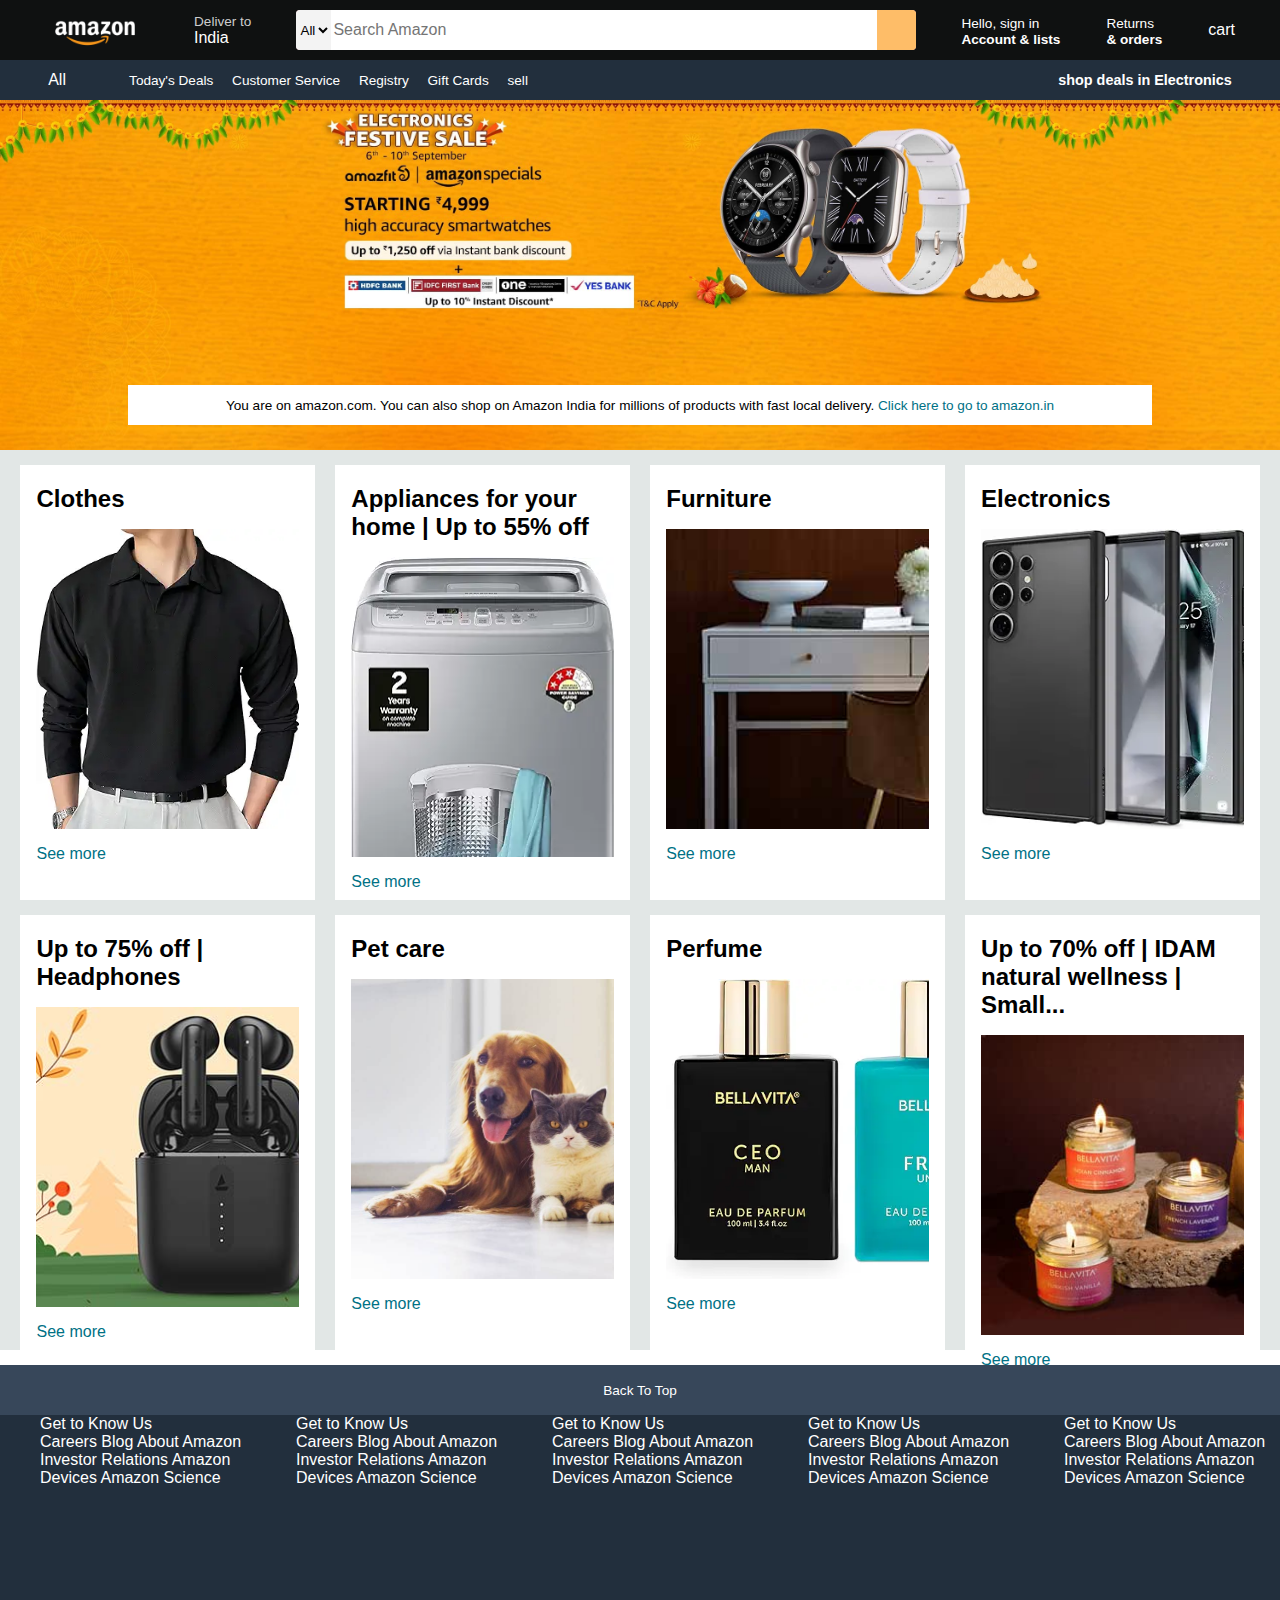
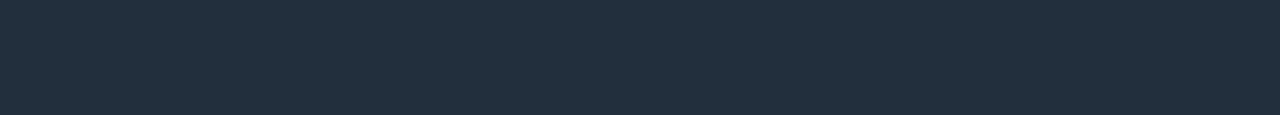
<file: Amazon/Amazon.html>
<!DOCTYPE html>
<html lang="en">
  <head>
    <meta charset="UTF-8">
    <meta name="viewport" content="width=device-width, initial-scale=1.0">
    <meta http-equiv="X-UA-Compatible" content="ie=edge">
    <title>amazon</title>
    <link rel="stylesheet" href="https://cdnjs.cloudflare.com/ajax/libs/font-awesome/6.4.2/css/all.min.css" integrity="sha512-z3gLpd7yknf1YoNbCzqRKc4qyor8gaKU1qmn+CShxbuBusANI9QpRohGBreCFkKxLhei6S9CQXFEbbKuqLg0DA==" crossorigin="anonymous" referrerpolicy="no-referrer" />
    <link rel="stylesheet" href="style.css">
  </head>
  <body>
   <header>
    <div class="navbar">
    <div class="nav-logo border">
      <div class="logo"></div>
    </div>

    <div class="nav-address border">
      <p class="add-first">Deliver to</p>
      <div class="add-icon">
        <i class="fa-solid fa-location-dot"></i>
        <p class="add-second">India</p>
      </div>
    </div>
    
    <div class="nav-search">
      <select class="search-select">
        <option>All</option>
      </select>
      <input placeholder="Search Amazon" class="search-input">
      <div class="search-icon">
          <i class="fa-solid fa-magnifying-glass"></i>
         </div>
       </div>
     
     <div class="nav-signin border">
      <p><span>Hello, sign in</span></p>
      <p class="nav-second">Account & lists</p>
     </div>

     <div class="nav-return border">
      <p><span>Returns</span></p>
      <p class="nav-second">& orders</p>
     </div>

     <div class="nav-car border">
      <i class="fa-solid fa-cart-shopping"></i>
      cart
     </div>

     </div>

     <div class="panel">
      <div class="panell-all">
        <i class="fa-solid fa-bars"></i>
        All
      </div>
      <div class="panel-ops">
       <p>Today's Deals</p>
       <p>Customer Service</p>
       <p>Registry</p>
       <p>Gift Cards</p>
       <p>sell</p>
      </div>
      <div class="panel-deals">
        shop deals in Electronics
      </div>
     </div>
     </header>
     <div class="hero-section">
      <div class="hero-msg">
        <p> You are on amazon.com. You can also shop on Amazon India for millions of products with fast local delivery.<a> Click here to go to amazon.in</a></p>
      </div>
     </div>

    <div class="shop-section">
      <div class="box1 box">
        <div class="box-content">
        <h2>Clothes</h2>
        <div class="box-img" style="background-image: url('clothes2.webp');"></div>
        <p>See more</p>
      </div>
      </div>
      <div class="box">
        <div class="box-content">
          <h2>Appliances for your home | Up to 55% off</h2>
          <div class="box-img" style="background-image: url('home2.webp');"></div>
          <p>See more</p>
        </div>
      </div>
      <div class= "box">
        <div class="box-content">
          <h2>Furniture</h2>
          <div class="box-img" style="background-image: url('box3_image.jpg');"></div>
          <p>See more</p>
        </div>
      </div>
      <div class="box">
        <div class="box-content">
          <h2>Electronics</h2>
          <div class="box-img" style="background-image: url('samsung.webp');"></div>
          <p>See more</p>
        </div> 
      </div>
      <div class="box">
        <div class="box-content">
        <h2>Up to 75% off | Headphones</h2>
        <div class="box-img" style="background-image: url('headphone.jpg')"></div>
        <p>See more</p>
      </div>
      </div>
      <div class="box">
        <div class="box-content">
          <h2>Pet care</h2>
          <div class="box-img" style="background-image: url('box6_image.jpg');"></div>
          <p>See more</p>
        </div>
      </div>
      <div class="box">
        <div class="box-content">
          <h2>Perfume</h2>
          <div class="box-img" style="background-image: url('perfume25.webp');"></div>
          <p>See more</p>
        </div>
      </div>
      <div class="box">
        <div class="box-content">
          <h2>Up to 70% off | IDAM natural wellness | Small...</h2>
          <div class="box-img" style="background-image: url('light.jpg');"></div>
          <p>See more</p>
        </div> 
      </div>
     </div>

    <footer>
      <div class="foot-panel1">
        Back To Top
      </div>
      <div class="foot-panel2">
        <ul>
          <p>Get to Know Us</p>
          <a>Careers</a>
          <a>Blog</a>
          <a>About Amazon</a>
          <a>Investor Relations</a>
          <a>Amazon Devices</a>
          <a>Amazon Science</a>
        </ul>
        <ul>
          <p>Get to Know Us</p>
          <a>Careers</a>
          <a>Blog</a>
          <a>About Amazon</a>
          <a>Investor Relations</a>
          <a>Amazon Devices</a>
          <a>Amazon Science</a>
        </ul>
        <ul>
          <p>Get to Know Us</p>
          <a>Careers</a>
          <a>Blog</a>
          <a>About Amazon</a>
          <a>Investor Relations</a>
          <a>Amazon Devices</a>
          <a>Amazon Science</a>
        </ul>
        <ul>
          <p>Get to Know Us</p>
          <a>Careers</a>
          <a>Blog</a>
          <a>About Amazon</a>
          <a>Investor Relations</a>
          <a>Amazon Devices</a>
          <a>Amazon Science</a>
        </ul>
        <ul>
          <p>Get to Know Us</p>
          <a>Careers</a>
          <a>Blog</a>
          <a>About Amazon</a>
          <a>Investor Relations</a>
          <a>Amazon Devices</a>
          <a>Amazon Science</a>
        </ul>
      </div>
    </footer>
  </body>
  </html>
</file>
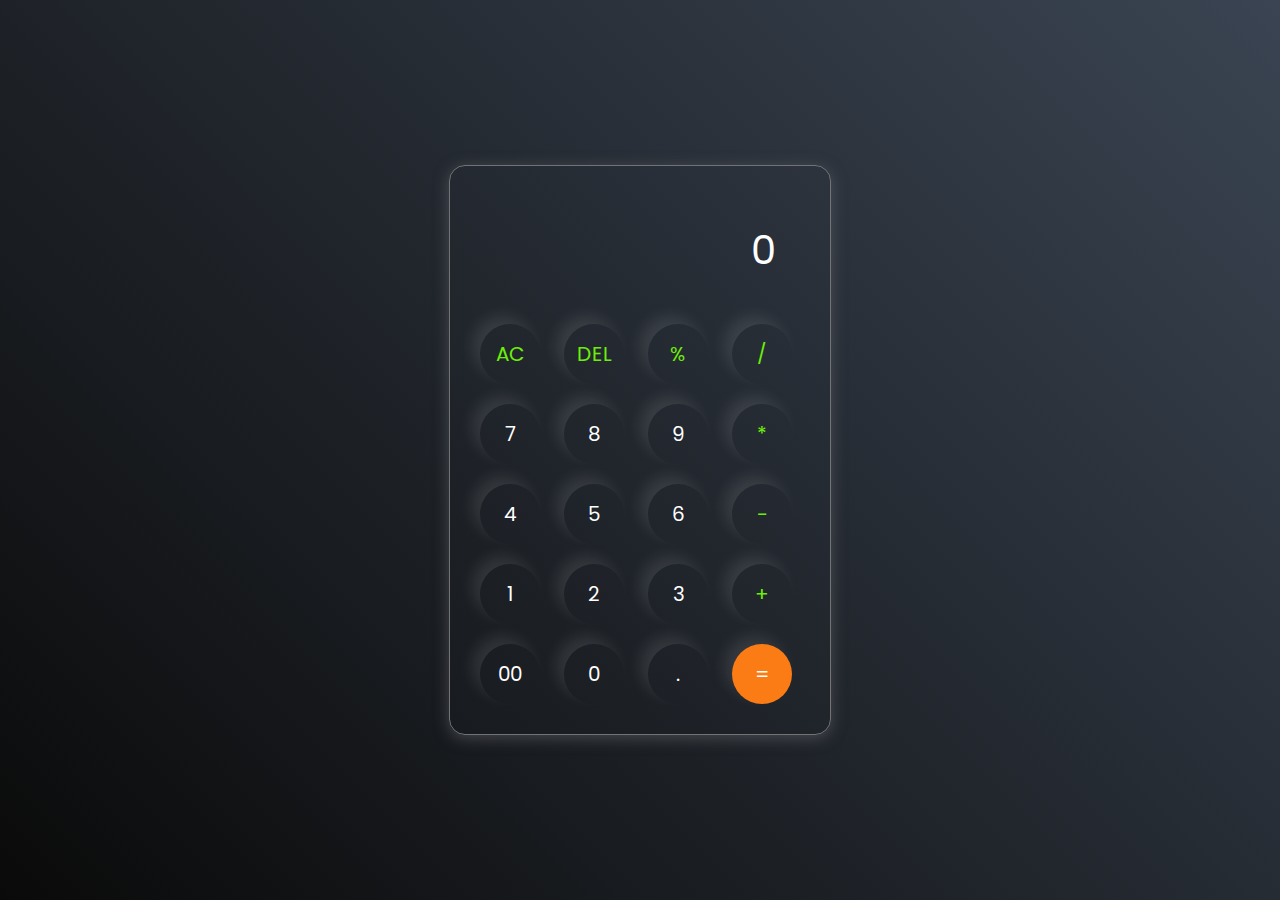
<file: calculator/calculator.html>
<!DOCTYPE html>
<html lang="en">
  <head>
    <meta charset="UTF-8" />
    <meta http-equiv="X-UA-Compatible" content="IE=edge" />
    <meta name="viewport" content="width=device-width, initial-scale=1.0" />
    <link rel="stylesheet" href="style.css" />
    <title>Calculator - By Code Uday</title>
  </head>
  <body>
    <div class="container">
      <div class="calculator">
        <input type="text" id="inputBox" placeholder="0" />
        <div>
          <button class="button operator">AC</button>
          <button class="button operator">DEL</button>
          <button class="button operator">%</button>
          <button class="button operator">/</button>
        </div>
        <div>
          <button class="button">7</button>
          <button class="button">8</button>
          <button class="button">9</button>
          <button class="button operator">*</button>
        </div>
        <div>
          <button class="button">4</button>
          <button class="button">5</button>
          <button class="button">6</button>
          <button class="button operator">-</button>
        </div>
        <div>
          <button class="button">1</button>
          <button class="button">2</button>
          <button class="button">3</button>
          <button class="button operator">+</button>
        </div>

        <div>
          <button class="button">00</button>
          <button class="button">0</button>
          <button class="button">.</button>
          <button class="button equalBtn">=</button>
        </div>
      </div>
    </div>

    <script src="script.js"></script>
  </body>
</html>
</file>
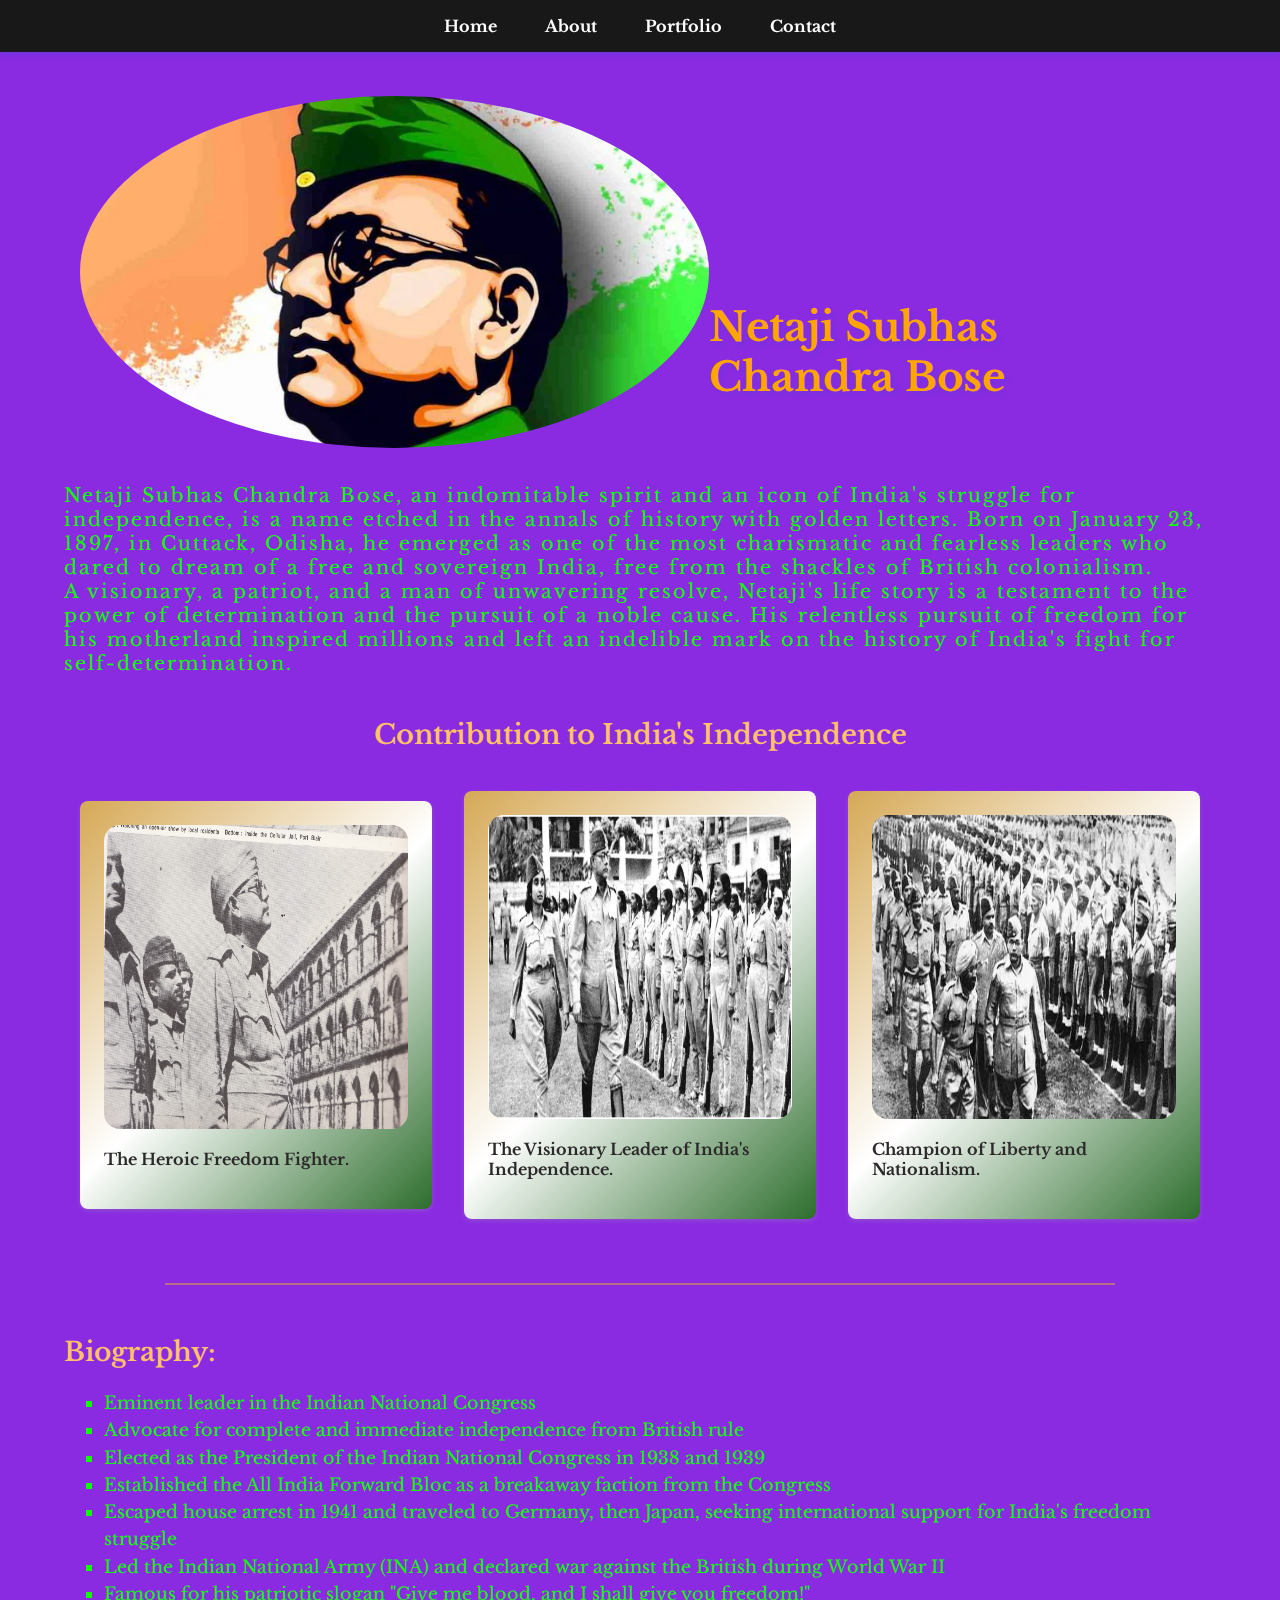
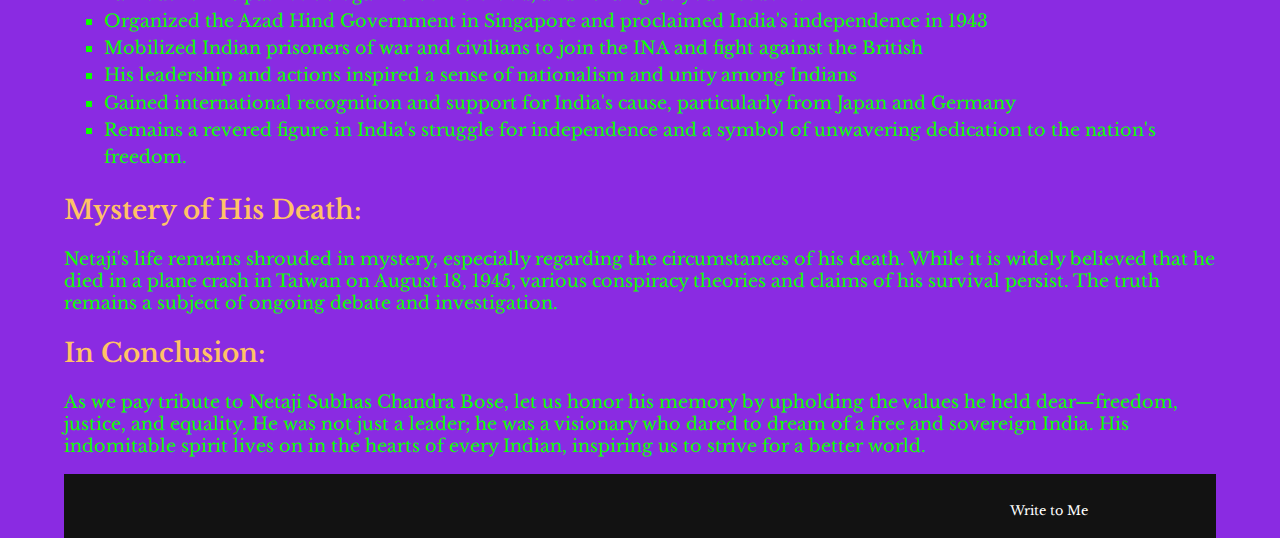
<file: Tribute page/Tribute.html>
<!DOCTYPE html>
<html lang="en">
<head>
    <meta charset="UTF-8">
    <meta name="viewport" content="width=device-width, initial-scale=1.0">
    <link rel="icon" href="./assets/subhas-chandra-bose_shutterstock.jpg">
    <title>Tribute Page- Netaji</title>
    <link rel="stylesheet" href="https://cdnjs.cloudflare.com/ajax/libs/font-awesome/6.4.2/css/all.min.css" integrity="sha512-z3gLpd7yknf1YoNbCzqRKc4qyor8gaKU1qmn+CShxbuBusANI9QpRohGBreCFkKxLhei6S9CQXFEbbKuqLg0DA==" crossorigin="anonymous" referrerpolicy="no-referrer" />
    <link rel="preconnect" href="https://fonts.googleapis.com">
<link rel="preconnect" href="https://fonts.gstatic.com" crossorigin>
<link href="https://fonts.googleapis.com/css2?family=Bodoni+Moda:opsz@6..96&family=Caveat&family=Leckerli+One&family=Libre+Baskerville&display=swap" rel="stylesheet">
    
<link rel="stylesheet" href="./style.css">
</head>
<body>
    <!-- Header and navigation-->
    <header>
        <nav>
            <ul class="nav-links">
                <li><a href="#">Home</a></li>
                <li><a href="#">About</a></li>
                <li><a href="#">Portfolio</a></li>
                <li><a href="#">Contact</a></li>
            </ul>
        </nav>
    </header>
    <!-- Main -->
    <main>
        <section>
            <div class="introduction">  
               
                <div class="intro_image">
                    <img src="netaji.webp" alt="Netaji photo">

                    <h1>Netaji Subhas Chandra Bose</h1>
                </div>
                <div class="intro_paragraph">
                    <p>Netaji Subhas Chandra Bose, an indomitable spirit and an icon of India's struggle for independence, is a name etched in the annals of history with golden letters. Born on January 23, 1897, in Cuttack, Odisha, he emerged as one of the most charismatic and fearless leaders who dared to dream of a free and sovereign India, free from the shackles of British colonialism.
                        <br> A visionary, a patriot, and a man of unwavering resolve, Netaji's life story is a testament to the power of determination and the pursuit of a noble cause. His relentless pursuit of freedom for his motherland inspired millions and left an indelible mark on the history of India's fight for self-determination.</p>
                </div>
           
            </div>
        </section>

        <section >
            <div class="contribution" >
            <h2>Contribution to India's Independence</h2>
            <div class="cards">
                
                <div class="card1">
                  <img src="netaji1.jpg" alt="Netaji photo">
            
                  <p>The Heroic Freedom Fighter.</p>
                </div>
                <div class="card1">
                    <img src="netaji2.webp" alt="Netaji photo">
                  
                    <p>The Visionary Leader of India's Independence.</p>
                 </div>
                 <div class="card1">
                    <img src="netaji3.jpg" alt="Netaji photo">
                    
                    <p>Champion of Liberty and Nationalism.</p>
                  </div>
                </div>
                <div class="foot-line">
                    <div class="line"> </div>
                    
                </div>            
            </div>    
        </section>

        <!-- biography -->
   
        <section >
            <div class="contribution_lists">
                <ul class="main-list">
                    <li> <h2>Biography:</h2>
                        <ul class="Biography">
                            <li> Eminent leader in the Indian National Congress</li>
                            <li>Advocate for complete and immediate independence from British rule</li>
                            <li>Elected as the President of the Indian National Congress in 1938 and 1939</li>
                            <li>Established the All India Forward Bloc as a breakaway faction from the Congress</li>
                            <li>Escaped house arrest in 1941 and traveled to Germany, then Japan, seeking international support for India's freedom struggle</li>
                            <li>Led the Indian National Army (INA) and declared war against the British during World War II</li>
                            <li>Famous for his patriotic slogan "Give me blood, and I shall give you freedom!"</li>
                            <li>Organized the Azad Hind Government in Singapore and proclaimed India's independence in 1943</li>
                            <li>Mobilized Indian prisoners of war and civilians to join the INA and fight against the British</li>
                            <li>His leadership and actions inspired a sense of nationalism and unity among Indians</li>
                            <li>Gained international recognition and support for India's cause, particularly from Japan and Germany</li>
                            <li>Remains a revered figure in India's struggle for independence and a symbol of unwavering dedication to the nation's freedom.</li>
                        </ul></li>
                    <li><h2>Mystery of His Death:</h2>
                        <p>
                            Netaji's life remains shrouded in mystery, especially regarding the circumstances of his death. While it is widely believed that he died in a plane crash in Taiwan on August 18, 1945, various conspiracy theories and claims of his survival persist. The truth remains a subject of ongoing debate and investigation.
                        </p></li>
                    <li><h2>In Conclusion:</h2>
                        <p>
                            As we pay tribute to Netaji Subhas Chandra Bose, let us honor his memory by upholding the values he held dear—freedom, justice, and equality. He was not just a leader; he was a visionary who dared to dream of a free and sovereign India. His indomitable spirit lives on in the hearts of every Indian, inspiring us to strive for a better world.
                        </p></li>
                </ul>
            </div>
        </section>
    </main>
    
    <!-- Footer-->
    <footer>
        <div class="footer-content">
            <div class="social-media">
                <a href="https://github.com/UdaykumarMahato" target="_blank" rel="noopener noreferrer"><i class="fa-brands fa-github"></i></a>
                <a href="https://www.twitter.com/yourusername" target="_blank" rel="noopener noreferrer"><i class="fa-brands fa-x-twitter"></i></a>
                <a href="https://www.linkedin.com/in/uday-kumar-mahato-4a5308285/" target="_blank" rel="noopener noreferrer"><i class="fa-brands fa-linkedin"></i></a>
            </div>
            <div class="email">
                <a href="sujalkumarmahato24@.com"><i class="fa-regular fa-envelope"></i>Write to Me</a>
            </div>
        </div>
    </footer>
    
</body>
</html>
</file>
<file: Amazon/style.css>
*{
    margin: 0;
    font-family: Arial;
    border: border-box;
}

.navbar {
    height: 60px;
    background-color: #0f1111;
    color: white;
    display: flex;
    align-items: center;
    justify-content: space-evenly;
}
.nav-logo {
    height:50px;
    width:100px;
}

.logo {
    background-image: url("amazon_logo.png");
    background-size: cover;
    height: 50px;
    width: 100%;
}

.border {
    border: 1.5px solid transparent;
}

.border:hover {
    border: 1.5px solid white;
}

/** box2 **/
.add-first {
    color: #cccccc;
    font-size: 0.85rem;
    margin-left: 3px;
}

.add-second {
    font-size: 1rem;
    margin-left: 3px;
}

.add-icon {
    display: flex;
    align-items: centre;
}

/** box3 **/
.nav-search {
    display: flex;
    justify-content: space-evenly;
    background-color: pink;
    width: 620px;
    height: 40px;
    border-radius: 4px;
}

.search-select {
    background-color: #f3f3f3;
    width: 50p;
    text-align: center;
    border-top-left-radius: 4px;
    border-bottom-left-radius: 4px;
    border: none;
}

.search-input {
    width: 100%;
    font-size: 1rem;
    border: none;
}


.search-icon {
    width: 45px;
    display: flex;
    justify-content: center;
    align-items: center;
    font-size: 1.2rem;
    background-color: #febd68;
    border-top-right-radius: 4px;
    border-bottom-right-radius: 4px;
    color: #0f1111;
}

.nav-search:hover {
    border: 2px solid orange
}

/** box4 **/
span {
    font-size: 0.85rem;
}

.nav-second {
    font-size: 0.85rem;
    font-weight: 700;
}

/** box6 **/
.nav-cart i {
    font-size: 30px;
}

.nav-cart {
    font-size: 0.85rem;
    font-weight: 700;
}  

/** panel **/
.panel {
    height: 40px;
    background-color: #222f3d;
    display: flex;
    color: white;
    align-items: center;
    justify-content: space-evenly;
}

.panel-ops p {
    display: inline;
    margin-left: 15px;
}

.panel-ops {
    width: 70%;
    font-size: 0.85rem;
}

.panel-deals {
    font-size: 0.9rem;
    font-weight: 700;
}

/** hero section **/
.hero-section {
    background-image: url("f1.jpg");
    background-size: cover;
    height: 350px;
    display: flex;
    justify-content: center;
    align-items: flex-end;
}

.hero-msg {
    background-color: white;
    color: black;
    height: 40px;
    display: flex;
    align-items: center;
    justify-content: center;
    font-size: 0.85rem;
    width: 80%;
    margin-bottom: 25px;;
}

.hero-msg a {
     color: #007185;
}

/** shop section **/
.shop-section {
    display: flex;
    flex-wrap: wrap;
    justify-content: space-evenly;
    background-color: #e2e7e6;
}

.box {
   /* border: 2px solid black; */
    height: 400px;
    width: 23%;
    background-color: white;
    padding: 20px 0px 15px;
    margin-top: 15px;
}

.box-img {
    height: 300px;
    background-size: cover;
    margin-top: 1rem;
    margin-bottom: 1rem;
}

.box-content {
    margin-left: 1rem;
    margin-right: 1rem;
}
.box-content p {
    color: #007185
}

/** footer **/
footer {
    margin-top: 15px;
}

.foot-panel1 {
    background-color: #37475a;
    color: white;
    height: 50px;
    display: flex;
    justify-content: center;
    align-items: center;
    font-size: 0.85rem;
}

.foot-panel2 {
    background-color: #222f3d;
    color: white;
    height: 300px;
    display: flex;
    justify-content: space-evenly;

}
</file>
<file: calculator/style.css>
@import url('https://fonts.googleapis.com/css2?family=Poppins:wght@500&display=swap');

*{
    margin: 0;
    padding: 0;
    box-sizing: border-box;
    font-family: 'Poppins', sans-serif;
}

body{
    width: 100%;
    height: 100vh;
    display: flex;
    justify-content: center;
    align-items: center;
    background: linear-gradient(45deg, #0a0a0a, #3a4452);
}

.calculator{
    border: 1px solid #717377;
    padding: 20px;
    border-radius: 16px;
    background: transparent;
    box-shadow: 0px 3px 15px rgba(113, 115, 119, 0.5);

}

input{
    width: 320px;
    border: none;
    padding: 24px;
    margin: 10px;
    background: transparent;
    box-shadow: 0px 3px 15px rgbs(84, 84, 84, 0.1);
    font-size: 40px;
    text-align: right;
    cursor: pointer;
    color: #ffffff;
}

input::placeholder{
    color: #ffffff;
}

button{
    border: none;
    width: 60px;
    height: 60px;
    margin: 10px;
    border-radius: 50%;
    background: transparent;
    color: #ffffff;
    font-size: 20px;
    box-shadow: -8px -8px 15px rgba(255, 255, 255, 0.1);
    cursor: pointer;
}

.equalBtn{
    background-color: #fb7c14;
}

.operator{
    color: #6dee0a;
}
</file>
<file: Tribute page/style.css>
body {
    background-color: blueviolet;
    color: #0dff00; 
    margin: 0;
    padding: 4rem 4rem 0 4rem;
    font-family: 'Libre Baskerville', serif; 
}


header {
    display: flex;
    justify-content: center;
    background-color: #181818;
    color: #fff;
    padding: 0;
    box-shadow: 0px 3px 5px rgba(25, 85, 204, 0.2);
    position: fixed;
    top: 0;
    left: 0;
    width: 100%;
    z-index: 10;
}

.nav-links {
    list-style-type: none;
    display: flex;
    justify-content: center;
    padding: 0;
}

.nav-links li {
    margin: 0 1.5rem;
}

.nav-links a {
    text-decoration: none;
    color: #fff;
    font-weight: bold;
}

.nav-links a:hover {
    color: #0055ff;
}


.intro_image {
    display: flex;
    justify-content: space-around;
    align-items: center;
    padding: 1rem 0;
    margin: 1rem;
}

.intro_image h1 {
    font-weight: 900;
    margin: 10rem 10rem 0 0;
    font-size: 2.5rem;
    text-shadow: 4px 4px 4px rgba(80, 62, 216, 0.3);
    color: orange;
}

.intro_image img {
    height: 22rem;
    border-radius: 50%;
}

.intro_paragraph {
    font-size: 1.2rem;
    margin-top: 0;
    letter-spacing: 2px;
}

.cards {
    padding: 1rem;
    display: flex;
    justify-content: space-between;
    align-items: center;
    color: rgb(44, 41, 41);
    font-weight: bold;
}

.cards img {
    max-width: 100%;
    height: 19rem;
    border-radius: 1rem;
}

.contribution h2 {
    text-align: center;
    padding: 0.5rem 1rem;
    border-radius: 0.3rem;
    font-size: 1.7rem;
    font-weight: 600;
    margin: 2.2rem 0 1rem 0;
    color: #FFC266;
}

.card1 {
    background: linear-gradient(135deg, orange, white, green);
    filter: saturate(50%);
    padding: 1.5rem;
    width: 19rem;
    border-radius: 0.5rem;
    margin: 0;
    box-shadow: 0px 2px 4px rgba(123, 226, 82, 0.2);
}

.card1:hover,
.intro_image h1:hover {
    filter: saturate(200%);
}

.contribution_lists {
    font-size: 1.1rem;
}

.contribution_lists h2 {
    color: #FFC266;
    font-weight: 600;
}

.main-list {
    list-style-type: none;
    margin: 0;
    padding: 0;
}

.Biography {
    list-style-type: square;
    line-height: 1.7rem;
}

.foot-line {
    margin: 3rem;
    display: flex;
    align-items: center;
    justify-content: center;
}

.line {
    width: 90%;
    height: 0.125rem; 
    border-top: 0.125rem solid gold;
    opacity: 0.4;
}


.footer-content {
    background-color: #121212;
    color: #fff;
    padding: 1rem 8rem;
    text-align: center;
    display: flex;
    justify-content: space-between;
    align-items: center;
}

.footer-content i {
    font-size: 1.6rem;
    margin: 0 1rem;
}

.footer-content a {
    text-decoration: none;
    color: #fff;
    font-size: 0.8rem;
}

.social-media a:hover {
    color: #0055ff;
}


@media (max-width: 768px) {
    body {
        padding: 4rem 1rem 0 1rem;
    }

    .nav-links {
        justify-content: space-between;
        padding: 0;
    }

    .nav-links li {
        margin-left: 1rem;
    }

    .nav-links a {
        font-size: 0.8rem;
    }

    .intro_image {
        flex-direction: column;
        padding: 0;
    }

    .intro_image h1 {
        font-size: 1.6rem;
        margin: 2rem 0;
    }

    .intro_image img {
        height: 20rem;
        max-width: 100%;
    }

    .cards {
        flex-direction: column;
        padding: 1.3rem;
    }

    .card1 {
        margin: 1rem;
    }

    .contribution h2 {
        font-size: 1.2rem;
        margin: 1rem 0;
    }

    .cards img {
        width: 100%;
        margin: 1rem 0;
    }

    .foot-line {
        margin: 1rem 0;
    }

    .footer-content {
        padding: 0.5rem 0.5rem;
    }

    .footer-content i {
        font-size: 1.2rem;
    }

    .email a {
        visibility: hidden;
    }
}


@media (min-width: 769px) and (max-width: 1024px) {
    body {
        padding: 3rem 1rem 0 1rem;
    }

    .intro_image h1 {
        font-size: 1.7rem;
        margin: 4rem 0.2rem;
    }

    .contribution h2 {
        font-size: 1.8rem;
        margin: 2rem 0 1rem 0;
    }

    .cards {
        font-size: 1rem;
        flex-direction: row;
    }

    .card1 {
        justify-content: space-around;
        margin: 0.5rem;
        padding: 0.6rem;
    }

    .foot-line {
        margin: 2rem 0;
    }

    .footer-content {
        padding: 0.7rem 3rem;
    }

    .footer-content i {
        font-size: 1.5rem;
    }

    .footer-content a {
        font-size: 1rem;
    }
}
</file>
